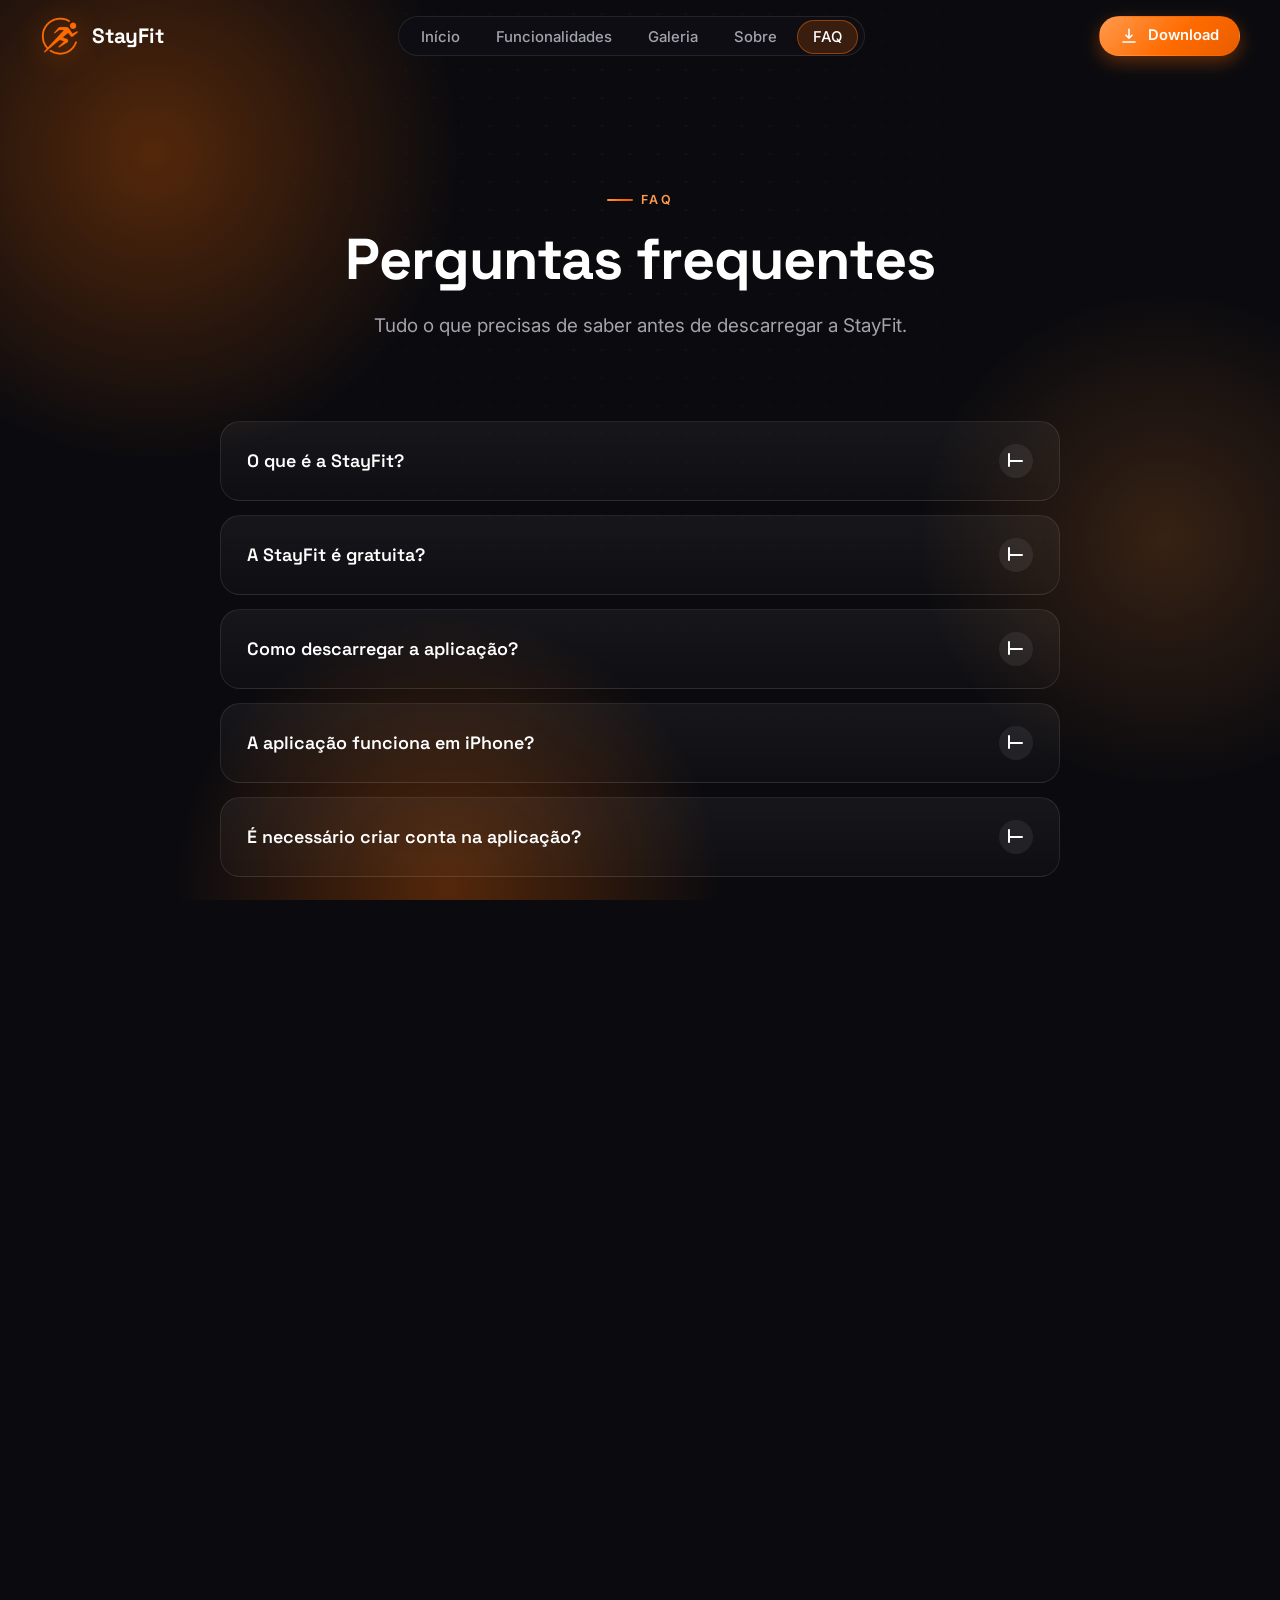
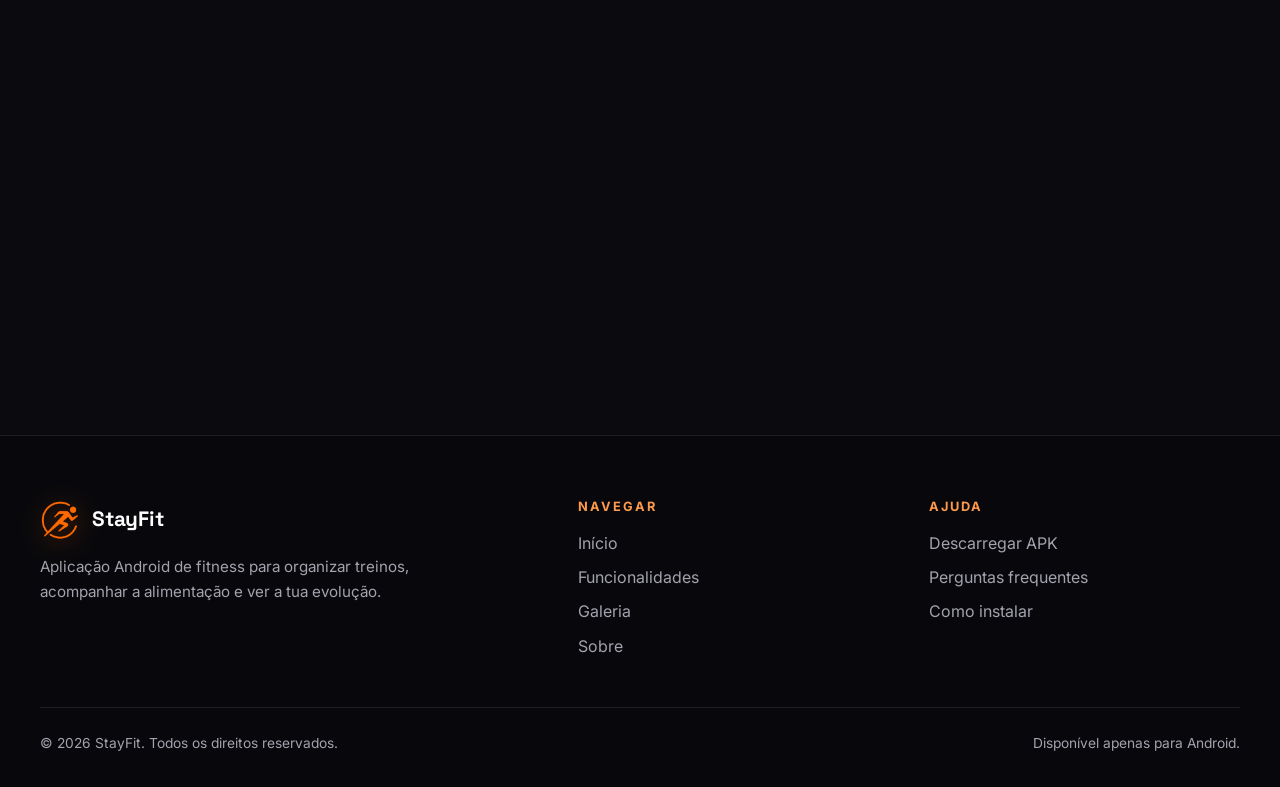
<file: faq.html>
<!DOCTYPE html>
<html lang="pt-PT">
<head>
<meta charset="utf-8">
<meta name="viewport" content="width=device-width, initial-scale=1, viewport-fit=cover">
<title>Perguntas frequentes — StayFit</title>
<meta name="description" content="Respostas às perguntas mais comuns sobre a StayFit: preço, instalação, iPhone, conta, atualizações, conquistas e pontos.">
<meta name="theme-color" content="#0B0B0F">
<meta name="color-scheme" content="dark">
<meta property="og:type" content="website">
<meta property="og:title" content="Perguntas frequentes — StayFit">
<meta property="og:description" content="Respostas às perguntas mais comuns sobre a StayFit: preço, instalação, iPhone, conta, atualizações, conquistas e pontos.">
<meta property="og:locale" content="pt_PT">
<meta name="twitter:card" content="summary">
<link rel="icon" href="assets/icons/favicon.png" type="image/png">
<link rel="apple-touch-icon" href="assets/icons/apple-touch-icon.png">
<link rel="preconnect" href="https://fonts.googleapis.com">
<link rel="preconnect" href="https://fonts.gstatic.com" crossorigin>
<script>(function(d){var c=d.documentElement.classList;c.add("js");try{var m=window.matchMedia;if(m("(pointer:coarse)").matches||m("(max-width:960px)").matches||(navigator.hardwareConcurrency||8)<=4||(navigator.deviceMemory||8)<=4)c.add("lite")}catch(e){}setTimeout(function(){if(d.body)d.body.classList.add("ready")},1200)})(document)</script>
<link rel="stylesheet" href="https://fonts.googleapis.com/css2?family=Inter:wght@400;500;600;700&family=Space+Grotesk:wght@500;600;700&display=swap" media="print" onload="this.media='all'">
<noscript><link rel="stylesheet" href="https://fonts.googleapis.com/css2?family=Inter:wght@400;500;600;700&family=Space+Grotesk:wght@500;600;700&display=swap"></noscript>
<link rel="stylesheet" href="css/style.css">
<link rel="stylesheet" href="css/animations.css">
<link rel="stylesheet" href="css/components.css">
<link rel="stylesheet" href="css/responsive.css">
</head>
<body data-page="faq.html">
<a class="skip-link" href="#conteudo">Saltar para o conteúdo</a>
<svg width="0" height="0" style="position:absolute" aria-hidden="true" focusable="false"><defs><filter id="gooey-filter"><feColorMatrix in="SourceGraphic" type="matrix" values="1 0 0 0 0  0 1 0 0 0  0 0 1 0 0  0 0 0 255 -140"/></filter></defs></svg>
<div class="bg-fx" aria-hidden="true"><div class="blob b1"></div><div class="blob b2"></div><div class="blob b3"></div><div class="grid"></div><canvas id="particles"></canvas></div>
<header class="site-header">
  <div class="container nav">
    <a class="brand" href="index.html" aria-label="StayFit — página inicial"><span style="display:inline-block;width:40px;height:40px;flex:none"><img src="assets/images/logo-mark.png" alt="Logótipo StayFit" width="256" height="256" decoding="async" style="width:100%;height:100%;object-fit:contain"></span><span>StayFit</span></a>
    <nav aria-label="Principal">
      <ul class="nav-links" id="nav-menu">
        <li><a href="index.html">Início</a></li>
        <li><a href="funcionalidades.html">Funcionalidades</a></li>
        <li><a href="galeria.html">Galeria</a></li>
        <li><a href="sobre.html">Sobre</a></li>
        <li><a href="faq.html" aria-current="page">FAQ</a></li>
        <li class="mobile-only"><a href="download.html">Descarregar para Android</a></li>
      </ul>
    </nav>
    <div class="nav-cta">
      <a class="btn btn-primary btn-sm" href="download.html" data-magnetic="0.25"><svg style="width:18px;height:18px;stroke:#fff;fill:none;stroke-width:2.2;stroke-linecap:round;stroke-linejoin:round" viewBox="0 0 24 24" aria-hidden="true"><path d="M12 3v12m0 0l-4-4m4 4l4-4M4 20h16"/></svg>Download</a>
      <button class="nav-toggle" type="button" aria-expanded="false" aria-controls="nav-menu" aria-label="Abrir menu"><span></span><span></span><span></span></button>
    </div>
  </div>
</header>
<main id="conteudo">
<section class="page-hero"><div class="container">
  <span class="eyebrow reveal">FAQ</span>
  <h1 data-split>Perguntas frequentes</h1>
  <p class="lead" data-blur>Tudo o que precisas de saber antes de descarregar a StayFit.</p>
</div></section>

<section class="section" style="padding-top:20px"><div class="container">
  <div class="accordion">
    <div class="faq-item reveal" id="o-que-e" style="--d:0ms">
      <h3><button class="faq-q" type="button" aria-expanded="false" aria-controls="a-o-que-e"><span>O que é a StayFit?</span><span class="plus" aria-hidden="true"></span></button></h3>
      <div class="faq-a" id="a-o-que-e" role="region"><div><p>A StayFit é uma aplicação Android de fitness que ajuda a organizar os treinos, acompanhar a alimentação, estabelecer objetivos e visualizar a evolução.</p></div></div>
    </div>
    <div class="faq-item reveal" id="gratuita" style="--d:50ms">
      <h3><button class="faq-q" type="button" aria-expanded="false" aria-controls="a-gratuita"><span>A StayFit é gratuita?</span><span class="plus" aria-hidden="true"></span></button></h3>
      <div class="faq-a" id="a-gratuita" role="region"><div><p data-config="texts.free"></p></div></div>
    </div>
    <div class="faq-item reveal" id="descarregar" style="--d:100ms">
      <h3><button class="faq-q" type="button" aria-expanded="false" aria-controls="a-descarregar"><span>Como descarregar a aplicação?</span><span class="plus" aria-hidden="true"></span></button></h3>
      <div class="faq-a" id="a-descarregar" role="region"><div><p>Na página de <a href="download.html" style="color:var(--orange-2);text-decoration:underline">Download</a>, toca em «Descarregar APK». Depois segue as instruções de instalação, que explicam como permitir a instalação de apps de fontes desconhecidas.</p></div></div>
    </div>
    <div class="faq-item reveal" id="iphone" style="--d:150ms">
      <h3><button class="faq-q" type="button" aria-expanded="false" aria-controls="a-iphone"><span>A aplicação funciona em iPhone?</span><span class="plus" aria-hidden="true"></span></button></h3>
      <div class="faq-a" id="a-iphone" role="region"><div><p>Não. A StayFit é uma aplicação Android distribuída em ficheiro APK e não pode ser instalada em iPhone. Este website, esse sim, funciona em qualquer dispositivo.</p></div></div>
    </div>
    <div class="faq-item reveal" id="conta" style="--d:200ms">
      <h3><button class="faq-q" type="button" aria-expanded="false" aria-controls="a-conta"><span>É necessário criar conta na aplicação?</span><span class="plus" aria-hidden="true"></span></button></h3>
      <div class="faq-a" id="a-conta" role="region"><div><p data-config="texts.account"></p></div></div>
    </div>
    <div class="faq-item reveal" id="atualizar" style="--d:250ms">
      <h3><button class="faq-q" type="button" aria-expanded="false" aria-controls="a-atualizar"><span>Como atualizar a StayFit?</span><span class="plus" aria-hidden="true"></span></button></h3>
      <div class="faq-a" id="a-atualizar" role="region"><div><p>Descarrega a versão mais recente do APK na página de Download e instala-a por cima da atual. </p></div></div>
    </div>
    <div class="faq-item reveal" id="conquistas" style="--d:300ms">
      <h3><button class="faq-q" type="button" aria-expanded="false" aria-controls="a-conquistas"><span>Como funciona o sistema de conquistas?</span><span class="plus" aria-hidden="true"></span></button></h3>
      <div class="faq-a" id="a-conquistas" role="region"><div><p>Ao completar desafios e manter a consistência desbloqueias medalhas. Os detalhes exatos das conquistas e dos pontos podem ser consultados na aplicação.</p></div></div>
    </div>
    <div class="faq-item reveal" id="pontos" style="--d:350ms">
      <h3><button class="faq-q" type="button" aria-expanded="false" aria-controls="a-pontos"><span>Como funcionam os pontos?</span><span class="plus" aria-hidden="true"></span></button></h3>
      <div class="faq-a" id="a-pontos" role="region"><div><p data-config="texts.points"></p></div></div>
    </div>
  </div>
  <p class="note reveal">Não encontras a resposta? Consulta a página de <a href="download.html" style="color:var(--orange-2);text-decoration:underline">download</a> ou a página <a href="sobre.html" style="color:var(--orange-2);text-decoration:underline">sobre</a>.</p>
</div></section>
<section class="section"><div class="container"><div class="cta reveal zoom">
  <h2>Pronto para começar?</h2><p>Descarrega a StayFit para Android e começa a organizar o teu treino hoje.</p>
  <div class="btn-row"><a class="btn btn-primary btn-lg" href="download.html" data-magnetic="0.3"><svg style="width:24px;height:24px;stroke:#fff;fill:none;stroke-width:2;stroke-linecap:round;stroke-linejoin:round" viewBox="0 0 24 24" aria-hidden="true"><path d="M5 17a7 7 0 0114 0H5z"/><path d="M8 6l1.500 2.500M16 6l-1.500 2.500"/><circle cx="9.500" cy="13" r=".6"/><circle cx="14.500" cy="13" r=".6"/></svg>Descarregar para Android</a></div>
</div></div></section>
</main>
<footer class="site-footer">
  <div class="container">
    <div class="footer-grid">
      <div>
        <a class="brand" href="index.html"><span style="display:inline-block;width:40px;height:40px;flex:none"><img src="assets/images/logo-mark.png" alt="Logótipo StayFit" width="256" height="256" decoding="async" style="width:100%;height:100%;object-fit:contain"></span><span>StayFit</span></a>
        <p>Aplicação Android de fitness para organizar treinos, acompanhar a alimentação e ver a tua evolução.</p>
      </div>
      <div><h4>Navegar</h4><ul>
        <li><a href="index.html">Início</a></li><li><a href="funcionalidades.html">Funcionalidades</a></li><li><a href="galeria.html">Galeria</a></li><li><a href="sobre.html">Sobre</a></li></ul></div>
      <div><h4>Ajuda</h4><ul>
        <li><a href="download.html">Descarregar APK</a></li><li><a href="faq.html">Perguntas frequentes</a></li><li><a href="download.html#instalacao">Como instalar</a></li></ul></div>
    </div>
    <div class="footer-bottom"><span>© <span data-year>2026</span> StayFit. Todos os direitos reservados.</span><span>Disponível apenas para Android.</span></div>
  </div>
</footer>
<script src="js/config.js"></script>
<script src="js/mockups.js"></script>
<script src="js/navigation.js"></script>
<script src="js/animations.js"></script>
<script src="js/main.js"></script>
</body>
</html>
</file>
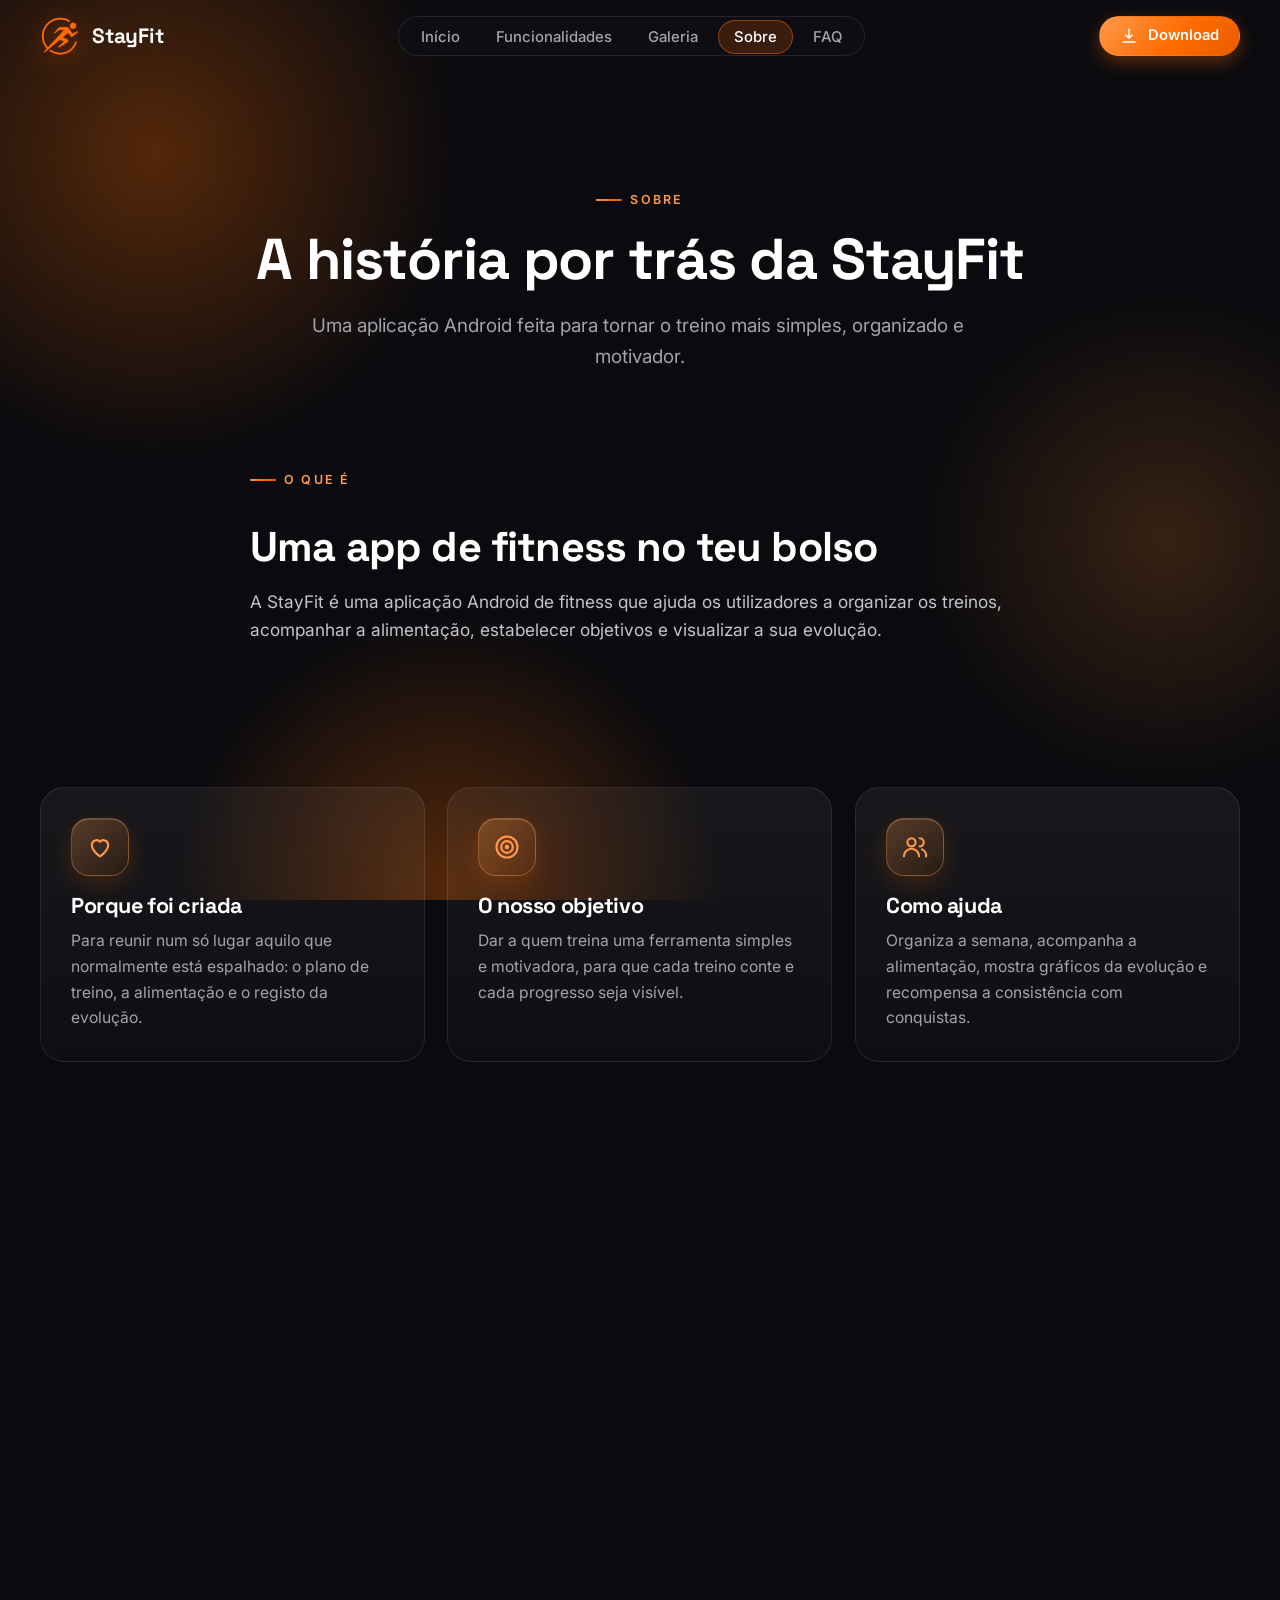
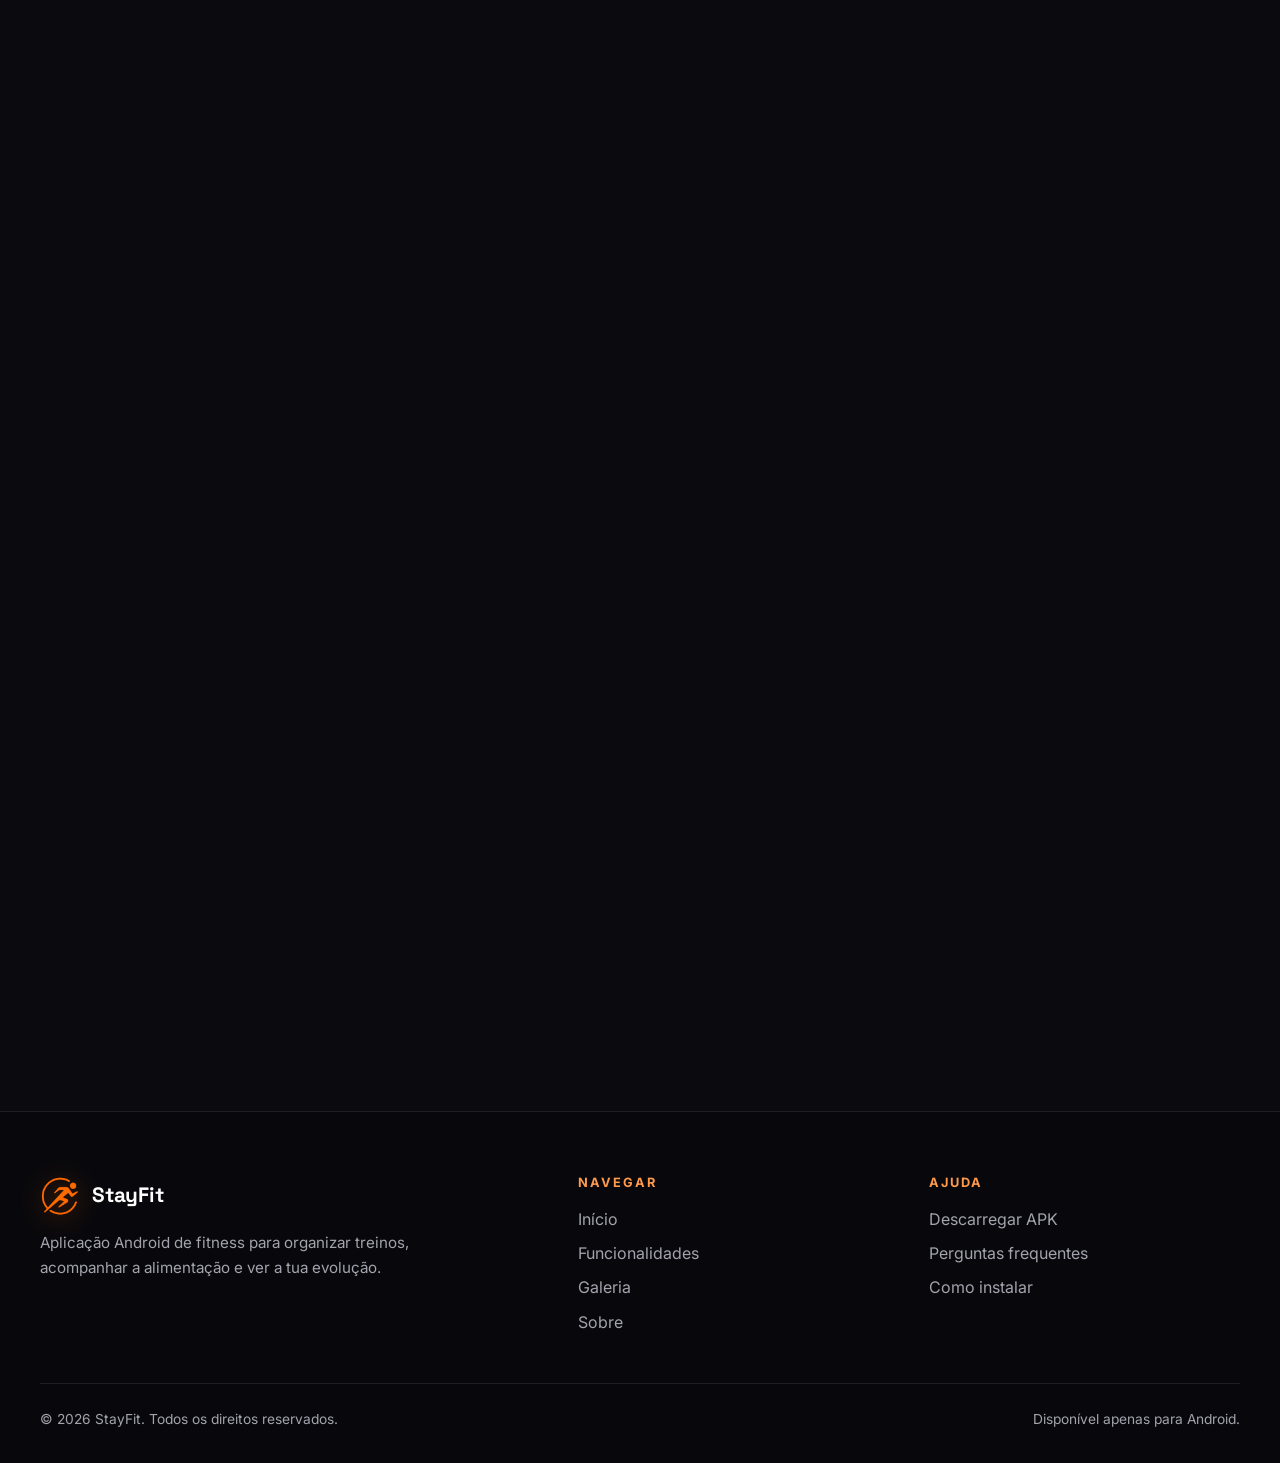
<file: sobre.html>
<!DOCTYPE html>
<html lang="pt-PT">
<head>
<meta charset="utf-8">
<meta name="viewport" content="width=device-width, initial-scale=1, viewport-fit=cover">
<title>Sobre — StayFit</title>
<meta name="description" content="Conhece a StayFit: o que é, porque foi criada, o seu objetivo e as tecnologias usadas no desenvolvimento da aplicação Android.">
<meta name="theme-color" content="#0B0B0F">
<meta name="color-scheme" content="dark">
<meta property="og:type" content="website">
<meta property="og:title" content="Sobre — StayFit">
<meta property="og:description" content="Conhece a StayFit: o que é, porque foi criada, o seu objetivo e as tecnologias usadas no desenvolvimento da aplicação Android.">
<meta property="og:locale" content="pt_PT">
<meta name="twitter:card" content="summary">
<link rel="icon" href="assets/icons/favicon.png" type="image/png">
<link rel="apple-touch-icon" href="assets/icons/apple-touch-icon.png">
<link rel="preconnect" href="https://fonts.googleapis.com">
<link rel="preconnect" href="https://fonts.gstatic.com" crossorigin>
<script>(function(d){var c=d.documentElement.classList;c.add("js");try{var m=window.matchMedia;if(m("(pointer:coarse)").matches||m("(max-width:960px)").matches||(navigator.hardwareConcurrency||8)<=4||(navigator.deviceMemory||8)<=4)c.add("lite")}catch(e){}setTimeout(function(){if(d.body)d.body.classList.add("ready")},1200)})(document)</script>
<link rel="stylesheet" href="https://fonts.googleapis.com/css2?family=Inter:wght@400;500;600;700&family=Space+Grotesk:wght@500;600;700&display=swap" media="print" onload="this.media='all'">
<noscript><link rel="stylesheet" href="https://fonts.googleapis.com/css2?family=Inter:wght@400;500;600;700&family=Space+Grotesk:wght@500;600;700&display=swap"></noscript>
<link rel="stylesheet" href="css/style.css">
<link rel="stylesheet" href="css/animations.css">
<link rel="stylesheet" href="css/components.css">
<link rel="stylesheet" href="css/responsive.css">
</head>
<body data-page="sobre.html">
<a class="skip-link" href="#conteudo">Saltar para o conteúdo</a>
<svg width="0" height="0" style="position:absolute" aria-hidden="true" focusable="false"><defs><filter id="gooey-filter"><feColorMatrix in="SourceGraphic" type="matrix" values="1 0 0 0 0  0 1 0 0 0  0 0 1 0 0  0 0 0 255 -140"/></filter></defs></svg>
<div class="bg-fx" aria-hidden="true"><div class="blob b1"></div><div class="blob b2"></div><div class="blob b3"></div><div class="grid"></div><canvas id="particles"></canvas></div>
<header class="site-header">
  <div class="container nav">
    <a class="brand" href="index.html" aria-label="StayFit — página inicial"><span style="display:inline-block;width:40px;height:40px;flex:none"><img src="assets/images/logo-mark.png" alt="Logótipo StayFit" width="256" height="256" decoding="async" style="width:100%;height:100%;object-fit:contain"></span><span>StayFit</span></a>
    <nav aria-label="Principal">
      <ul class="nav-links" id="nav-menu">
        <li><a href="index.html">Início</a></li>
        <li><a href="funcionalidades.html">Funcionalidades</a></li>
        <li><a href="galeria.html">Galeria</a></li>
        <li><a href="sobre.html" aria-current="page">Sobre</a></li>
        <li><a href="faq.html">FAQ</a></li>
        <li class="mobile-only"><a href="download.html">Descarregar para Android</a></li>
      </ul>
    </nav>
    <div class="nav-cta">
      <a class="btn btn-primary btn-sm" href="download.html" data-magnetic="0.25"><svg style="width:18px;height:18px;stroke:#fff;fill:none;stroke-width:2.2;stroke-linecap:round;stroke-linejoin:round" viewBox="0 0 24 24" aria-hidden="true"><path d="M12 3v12m0 0l-4-4m4 4l4-4M4 20h16"/></svg>Download</a>
      <button class="nav-toggle" type="button" aria-expanded="false" aria-controls="nav-menu" aria-label="Abrir menu"><span></span><span></span><span></span></button>
    </div>
  </div>
</header>
<main id="conteudo">
<section class="page-hero"><div class="container">
  <span class="eyebrow reveal">Sobre</span>
  <h1 data-split>A história por trás da StayFit</h1>
  <p class="lead" data-blur>Uma aplicação Android feita para tornar o treino mais simples, organizado e motivador.</p>
</div></section>

<section class="section" style="padding-top:30px"><div class="container prose-block">
  <div class="reveal"><span class="eyebrow">O que é</span><h2>Uma app de fitness no teu bolso</h2>
  <p>A StayFit é uma aplicação Android de fitness que ajuda os utilizadores a organizar os treinos, acompanhar a alimentação, estabelecer objetivos e visualizar a sua evolução.</p></div>
</div></section>

<section class="section" style="padding-top:0"><div class="container">
  <div class="grid-3">
    <div class="card spot reveal" data-tilt="6"><div class="icon-box"><svg viewBox="0 0 24 24" aria-hidden="true"><path d="M12 20s-7-4.500-7-10a4 4 0 017-2.500A4 4 0 0119 10c0 5.500-7 10-7 10z"/></svg></div><h3>Porque foi criada</h3><p>Para reunir num só lugar aquilo que normalmente está espalhado: o plano de treino, a alimentação e o registo da evolução.</p></div>
    <div class="card spot reveal" style="--d:90ms" data-tilt="6"><div class="icon-box"><svg viewBox="0 0 24 24" aria-hidden="true"><circle cx="12" cy="12" r="9"/><circle cx="12" cy="12" r="5"/><circle cx="12" cy="12" r="1"/></svg></div><h3>O nosso objetivo</h3><p>Dar a quem treina uma ferramenta simples e motivadora, para que cada treino conte e cada progresso seja visível.</p></div>
    <div class="card spot reveal" style="--d:180ms" data-tilt="6"><div class="icon-box"><svg viewBox="0 0 24 24" aria-hidden="true"><circle cx="9" cy="8" r="3.500"/><path d="M2.500 20a6.500 6.500 0 0113 0M16 4.500a3.500 3.500 0 010 7M18 14a6 6 0 013.500 6"/></svg></div><h3>Como ajuda</h3><p>Organiza a semana, acompanha a alimentação, mostra gráficos da evolução e recompensa a consistência com conquistas.</p></div>
  </div>
</div></section>

<section class="section">
  <div class="container">
    <div class="section-head">
      <span class="eyebrow reveal">Tecnologia</span>
      <h2 data-split>Como a app é construída</h2>
      <p class="lead reveal">Tecnologias utilizadas no desenvolvimento da <strong>aplicação Android</strong>.</p>
    </div>
    <div class="grid-4"><div class="card tech-card spot reveal" style="--d:0ms" data-tilt="7"><div class="icon-box"><svg viewBox="0 0 24 24" aria-hidden="true"><path d="M8 8l-5 4 5 4M16 8l5 4-5 4M14 5l-4 14"/></svg></div><h3>Kotlin</h3><span class="tech-tag">Linguagem</span><p style="margin-top:10px">A linguagem em que a aplicação Android é escrita.</p></div><div class="card tech-card spot reveal" style="--d:80ms" data-tilt="7"><div class="icon-box"><svg viewBox="0 0 24 24" aria-hidden="true"><path d="M12 3l9 5-9 5-9-5 9-5z"/><path d="M3 13l9 5 9-5"/></svg></div><h3>Jetpack Compose</h3><span class="tech-tag">Interface</span><p style="margin-top:10px">O kit moderno usado para construir os ecrãs e as animações da app.</p></div><div class="card tech-card spot reveal" style="--d:160ms" data-tilt="7"><div class="icon-box"><svg viewBox="0 0 24 24" aria-hidden="true"><path d="M14.500 6.500a4 4 0 005 5L21 13l-8 8-8-8 5.500-5.500a4 4 0 005 5"/></svg></div><h3>Android Studio</h3><span class="tech-tag">Desenvolvimento</span><p style="margin-top:10px">O ambiente de desenvolvimento onde a aplicação é criada e testada.</p></div><div class="card tech-card spot reveal" style="--d:240ms" data-tilt="7"><div class="icon-box"><svg viewBox="0 0 24 24" aria-hidden="true"><path d="M7 18a4 4 0 010-8 5.500 5.500 0 0110.500 1.500A3.300 3.300 0 0117 18H7z"/></svg></div><h3>Firebase</h3><span class="tech-tag">Conta e sincronização</span><p style="margin-top:10px">Serviços na nuvem usados pela aplicação Android.</p></div></div>
    <p class="note reveal">Este website é independente da aplicação e foi feito apenas com HTML, CSS e JavaScript.</p>
  </div>
</section>
<section class="section"><div class="container"><div class="cta reveal zoom">
  <h2>Pronto para começar?</h2><p>Descarrega a StayFit para Android e começa a organizar o teu treino hoje.</p>
  <div class="btn-row"><a class="btn btn-primary btn-lg" href="download.html" data-magnetic="0.3"><svg style="width:24px;height:24px;stroke:#fff;fill:none;stroke-width:2;stroke-linecap:round;stroke-linejoin:round" viewBox="0 0 24 24" aria-hidden="true"><path d="M5 17a7 7 0 0114 0H5z"/><path d="M8 6l1.500 2.500M16 6l-1.500 2.500"/><circle cx="9.500" cy="13" r=".6"/><circle cx="14.500" cy="13" r=".6"/></svg>Descarregar para Android</a></div>
</div></div></section>
</main>
<footer class="site-footer">
  <div class="container">
    <div class="footer-grid">
      <div>
        <a class="brand" href="index.html"><span style="display:inline-block;width:40px;height:40px;flex:none"><img src="assets/images/logo-mark.png" alt="Logótipo StayFit" width="256" height="256" decoding="async" style="width:100%;height:100%;object-fit:contain"></span><span>StayFit</span></a>
        <p>Aplicação Android de fitness para organizar treinos, acompanhar a alimentação e ver a tua evolução.</p>
      </div>
      <div><h4>Navegar</h4><ul>
        <li><a href="index.html">Início</a></li><li><a href="funcionalidades.html">Funcionalidades</a></li><li><a href="galeria.html">Galeria</a></li><li><a href="sobre.html">Sobre</a></li></ul></div>
      <div><h4>Ajuda</h4><ul>
        <li><a href="download.html">Descarregar APK</a></li><li><a href="faq.html">Perguntas frequentes</a></li><li><a href="download.html#instalacao">Como instalar</a></li></ul></div>
    </div>
    <div class="footer-bottom"><span>© <span data-year>2026</span> StayFit. Todos os direitos reservados.</span><span>Disponível apenas para Android.</span></div>
  </div>
</footer>
<script src="js/config.js"></script>
<script src="js/mockups.js"></script>
<script src="js/navigation.js"></script>
<script src="js/animations.js"></script>
<script src="js/main.js"></script>
</body>
</html>
</file>
<file: css/style.css>
/* ==========================================================================
   StayFit — estilos base: variáveis, reset, tipografia, layout, menu, rodapé
   ========================================================================== */

:root {
  --bg: #0B0B0F;
  --bg-2: #121218;
  --bg-3: #1a1a22;
  --orange: #FF6B00;
  --orange-2: #FF9A4D;
  --amber: #FFB347;
  --white: #FFFFFF;
  --muted: #a3a3ad;
  --line: rgba(255, 255, 255, .09);
  --glass: rgba(22, 22, 30, .55);
  --glass-strong: rgba(14, 14, 20, .78);
  --grad: linear-gradient(135deg, #FF9A4D 0%, #FF6B00 55%, #E85D00 100%);
  --radius: 24px;
  --nav-h: 72px;
  --max: 1200px;
  --font: "Inter", system-ui, -apple-system, "Segoe UI", Roboto, sans-serif;
  --display: "Space Grotesk", "Inter", system-ui, sans-serif;
  --ease: cubic-bezier(.22, 1, .36, 1);
}

*, *::before, *::after { box-sizing: border-box; margin: 0; padding: 0; }

html {
  -webkit-tap-highlight-color: transparent;
  scroll-behavior: smooth;
  scroll-padding-top: 88px;
  -webkit-text-size-adjust: 100%;
}

body {
  background: var(--bg);
  color: var(--white);
  font-family: var(--font);
  font-size: 1rem;
  line-height: 1.65;
  overflow-x: hidden;
  -webkit-font-smoothing: antialiased;
}
.js body { opacity: 0; transition: opacity .45s ease; }
.js body.ready { opacity: 1; }
.js body.leaving { opacity: 0; transition-duration: .2s; }

img, svg, canvas { display: block; max-width: 100%; }
a { color: inherit; text-decoration: none; }
a, button { touch-action: manipulation; }
button { font: inherit; color: inherit; background: none; border: 0; cursor: pointer; }
ul { list-style: none; }
h1, h2, h3, h4 { font-family: var(--display); line-height: 1.1; letter-spacing: -.02em; }
::selection { background: var(--orange); color: #fff; }

:focus-visible { outline: 2px solid var(--orange-2); outline-offset: 3px; border-radius: 8px; }

.skip-link {
  position: fixed; left: 16px; top: -60px; z-index: 1000;
  background: var(--orange); color: #fff; padding: 10px 18px; border-radius: 12px;
  font-weight: 600; transition: top .2s;
}
.skip-link:focus { top: 12px; }

.sr-only {
  position: absolute; width: 1px; height: 1px; overflow: hidden;
  clip: rect(0 0 0 0); white-space: nowrap;
}

/* ---------- Fundo global ---------- */
.bg-fx { position: fixed; inset: 0; z-index: -1; pointer-events: none; overflow: hidden; }
.bg-fx .blob {
  position: absolute; border-radius: 50%; filter: blur(90px); opacity: .32;
  will-change: transform;
}
.bg-fx .b1 { width: 52vw; height: 52vw; left: -14vw; top: -14vw; background: #FF6B00; animation: drift1 26s ease-in-out infinite alternate; }
.bg-fx .b2 { width: 42vw; height: 42vw; right: -12vw; top: 30vh; background: #ff8a2a; opacity: .2; animation: drift2 32s ease-in-out infinite alternate; }
.bg-fx .b3 { width: 46vw; height: 46vw; left: 12vw; bottom: -22vw; background: #d94a00; opacity: .22; animation: drift1 38s ease-in-out infinite alternate-reverse; }
.bg-fx .grid {
  position: absolute; inset: 0; opacity: .5;
  background-image: radial-gradient(rgba(255,255,255,.07) 1px, transparent 1px);
  background-size: 28px 28px;
  -webkit-mask-image: radial-gradient(ellipse at 50% 20%, #000 10%, transparent 70%);
          mask-image: radial-gradient(ellipse at 50% 20%, #000 10%, transparent 70%);
}
#particles { position: absolute; inset: 0; width: 100%; height: 100%; }

/* ---------- Layout ---------- */
.container { width: min(100% - 40px, var(--max)); margin-inline: auto; }
.section { padding: clamp(72px, 10vw, 130px) 0; position: relative; }
.section-head { max-width: 760px; margin: 0 auto clamp(40px, 6vw, 72px); text-align: center; }
.eyebrow {
  display: inline-flex; align-items: center; gap: 8px;
  font-size: .78rem; font-weight: 600; letter-spacing: .18em; text-transform: uppercase;
  color: var(--orange-2); margin-bottom: 18px;
}
.eyebrow::before { content: ""; width: 26px; height: 2px; background: var(--grad); border-radius: 2px; }
.section-head h2, .page-hero h1 { font-size: clamp(2rem, 5vw, 3.6rem); margin-bottom: 18px; }
.lead { color: var(--muted); font-size: clamp(1.02rem, 1.6vw, 1.18rem); max-width: 62ch; }
.section-head .lead { margin-inline: auto; }
.text-grad {
  background: linear-gradient(100deg, #FF9A4D, #FF6B00, #FFB347, #FF6B00);
  background-size: 250% 100%;
  -webkit-background-clip: text; background-clip: text; color: transparent;
  animation: gradMove 6s ease-in-out infinite alternate;
}

/* ---------- Menu ---------- */
.site-header {
  position: fixed; top: 0; left: 0; right: 0; z-index: 100; height: var(--nav-h);
  transition: background .3s, box-shadow .3s, backdrop-filter .3s;
}
.site-header::after {
  content: ""; position: absolute; left: 0; bottom: 0; height: 2px; width: var(--progress, 0%);
  background: var(--grad); box-shadow: 0 0 12px var(--orange);
}
.site-header::before {
  content: ""; position: absolute; inset: 0; z-index: -1; opacity: 0; transition: opacity .3s;
  background: var(--glass-strong);
  -webkit-backdrop-filter: blur(18px) saturate(160%); backdrop-filter: blur(18px) saturate(160%);
  box-shadow: 0 1px 0 var(--line), 0 10px 40px rgba(0,0,0,.35);
}
.site-header.scrolled::before { opacity: 1; }
.nav { height: 100%; display: flex; align-items: center; justify-content: space-between; gap: 20px; }
.brand { display: flex; align-items: center; gap: 12px; font-family: var(--display); font-weight: 700; font-size: 1.3rem; letter-spacing: -.01em; }
.brand img { width: 40px; height: 40px; object-fit: contain; filter: drop-shadow(0 4px 14px rgba(255,107,0,.45)); }
.nav-links { display: flex; align-items: center; gap: 4px; padding: 6px; border-radius: 999px; background: var(--glass); border: 1px solid var(--line); -webkit-backdrop-filter: blur(12px); backdrop-filter: blur(12px); }
.nav-links a {
  position: relative; padding: 8px 16px; border-radius: 999px; font-size: .93rem; font-weight: 500;
  color: var(--muted); transition: color .25s, background .25s;
}
.nav-links a:hover { color: #fff; background: rgba(255,255,255,.06); }
.nav-links a[aria-current="page"] { color: #fff; background: rgba(255,107,0,.18); box-shadow: inset 0 0 0 1px rgba(255,107,0,.45); }
.nav-cta { display: flex; align-items: center; gap: 12px; }
.nav-toggle { display: none; width: 44px; height: 44px; border-radius: 12px; position: relative; background: var(--glass); border: 1px solid var(--line); }
.nav-toggle span { position: absolute; left: 12px; right: 12px; height: 2px; background: #fff; border-radius: 2px; transition: transform .35s var(--ease), opacity .2s, top .35s var(--ease); }
.nav-toggle span:nth-child(1) { top: 15px; }
.nav-toggle span:nth-child(2) { top: 21px; }
.nav-toggle span:nth-child(3) { top: 27px; }
.nav-toggle[aria-expanded="true"] span:nth-child(1) { top: 21px; transform: rotate(45deg); }
.nav-toggle[aria-expanded="true"] span:nth-child(2) { opacity: 0; }
.nav-toggle[aria-expanded="true"] span:nth-child(3) { top: 21px; transform: rotate(-45deg); }

main { padding-top: 0; }
.page-hero { padding: calc(var(--nav-h) + clamp(56px, 9vw, 110px)) 0 clamp(30px, 5vw, 60px); text-align: center; }
.page-hero .lead { margin-inline: auto; }

/* ---------- Rodapé ---------- */
.site-footer { border-top: 1px solid var(--line); background: rgba(8,8,12,.7); padding: 64px 0 32px; margin-top: 40px; }
.footer-grid { display: grid; grid-template-columns: 1.6fr 1fr 1fr; gap: 40px; margin-bottom: 40px; }
.footer-grid p { color: var(--muted); max-width: 40ch; margin-top: 14px; font-size: .95rem; }
.footer-grid h4 { font-size: .8rem; letter-spacing: .16em; text-transform: uppercase; color: var(--orange-2); margin-bottom: 16px; font-family: var(--font); }
.footer-grid li { margin-bottom: 8px; }
.footer-grid li a { color: var(--muted); transition: color .2s; }
.footer-grid li a:hover { color: #fff; }
.footer-bottom { border-top: 1px solid var(--line); padding-top: 24px; color: var(--muted); font-size: .86rem; display: flex; justify-content: space-between; gap: 12px; flex-wrap: wrap; }

.nav-links .mobile-only { display: none; }
</file>
<file: css/animations.css>
/* ==========================================================================
   StayFit — animações (inspiradas nos efeitos do React Bits, em CSS/JS puro)
   ========================================================================== */

@keyframes drift1 { to { transform: translate3d(8vw, 6vh, 0) scale(1.15); } }
@keyframes drift2 { to { transform: translate3d(-10vw, -8vh, 0) scale(1.1); } }
@keyframes gradMove { to { background-position: 100% 0; } }
@keyframes shine { 0% { background-position: 150% 0; } 100% { background-position: -100% 0; } }
@keyframes floaty { 0%, 100% { transform: translateY(0); } 50% { transform: translateY(-14px); } }
@keyframes pulseRing { 0% { transform: scale(.9); opacity: .7; } 100% { transform: scale(1.7); opacity: 0; } }
@keyframes marquee { to { transform: translateX(-50%); } }
@keyframes spin { to { transform: rotate(360deg); } }
@keyframes drawLogo { from { stroke-dashoffset: 120; } to { stroke-dashoffset: 0; } }
@keyframes blink { 50% { opacity: .25; } }

/* ---------- Scroll reveal (entra e sai) ---------- */
.js .reveal {
  opacity: 0; transform: translate3d(0, 40px, 0) scale(.985); filter: blur(6px);
  transition: opacity .8s var(--ease), transform .8s var(--ease), filter .8s var(--ease);
  transition-delay: var(--d, 0ms);
}
.js .reveal.from-left { transform: translate3d(-60px, 0, 0); }
.js .reveal.from-right { transform: translate3d(60px, 0, 0); }
.js .reveal.zoom { transform: scale(.9); }
.js .reveal.in { opacity: 1; transform: none; filter: none; }

/* ---------- Split Text (letras em cascata) ---------- */
.word { display: inline-block; white-space: nowrap; }
.ch { display: inline-block; will-change: transform; }
.js [data-split] .ch {
  opacity: 0; transform: translate3d(0, .7em, 0) rotate(8deg);
  transition: opacity .6s var(--ease), transform .8s var(--ease);
  transition-delay: calc(var(--i) * 32ms);
}
.js [data-split].in .ch { opacity: 1; transform: none; }

/* ---------- Blur Text (palavras que ganham nitidez) ---------- */
.js [data-blur] .bw {
  display: inline-block; opacity: 0; filter: blur(10px); transform: translate3d(0, -14px, 0);
  transition: opacity .7s var(--ease), filter .7s var(--ease), transform .7s var(--ease);
  transition-delay: calc(var(--i) * 70ms);
}
.js [data-blur].in .bw { opacity: 1; filter: blur(0); transform: none; }
[data-blur] .bw { white-space: pre-wrap; }

/* ---------- Text Reveal (máscara) ---------- */
.tr-mask { display: block; overflow: hidden; padding-bottom: .12em; margin-bottom: -.12em; }
.tr-in { display: block; }
.js [data-textreveal] .tr-in { transform: translateY(110%); transition: transform .95s var(--ease); transition-delay: calc(var(--i) * 110ms); }
.js [data-textreveal].in .tr-in { transform: none; }

/* ---------- Shiny Text ---------- */
.shiny {
  background: linear-gradient(110deg, #9a9aa5 38%, #ffffff 50%, #9a9aa5 62%);
  background-size: 250% 100%;
  -webkit-background-clip: text; background-clip: text; color: transparent;
  animation: shine 3.6s linear infinite;
}
.shiny-orange {
  background: linear-gradient(110deg, #FF6B00 38%, #FFE0C2 50%, #FF6B00 62%);
  background-size: 250% 100%;
  -webkit-background-clip: text; background-clip: text; color: transparent;
  animation: shine 3.2s linear infinite;
}
.hero-title .ch {
  background: linear-gradient(110deg, #fff 36%, #FFB27A 48%, #FF6B00 52%, #fff 64%);
  background-size: 260% 100%;
  -webkit-background-clip: text; background-clip: text; color: transparent;
  animation: shine 5s linear infinite;
  animation-delay: calc(var(--i) * -.14s);
}

/* ---------- Gooey Text ---------- */
.gooey { position: relative; height: 1.3em; width: 100%; filter: url(#gooey-filter); font-family: var(--display); font-weight: 700; }
.gooey span { position: absolute; inset: 0; display: flex; align-items: center; justify-content: center; text-align: center; white-space: nowrap; user-select: none; }
.gooey-wrap { font-size: clamp(1.5rem, 4.2vw, 2.6rem); color: var(--orange-2); margin: 6px 0 4px; }
.gooey-wrap.left .gooey span { justify-content: flex-start; }

/* ---------- Spotlight + Tilt ---------- */
.spot { position: relative; isolation: isolate; overflow: hidden; }
.spot::before {
  content: ""; position: absolute; inset: 0; z-index: -1; opacity: 0; transition: opacity .35s;
  background: radial-gradient(420px circle at var(--mx, 50%) var(--my, 50%), rgba(255,107,0,.22), transparent 65%);
}
.spot::after {
  content: ""; position: absolute; inset: 0; z-index: 2; pointer-events: none; border-radius: inherit; padding: 1px; opacity: 0; transition: opacity .35s;
  background: radial-gradient(260px circle at var(--mx, 50%) var(--my, 50%), rgba(255,154,77,.9), transparent 70%);
  -webkit-mask: linear-gradient(#000 0 0) content-box, linear-gradient(#000 0 0); -webkit-mask-composite: xor;
          mask: linear-gradient(#000 0 0) content-box exclude, linear-gradient(#000 0 0);
}
.spot:hover::before, .spot:hover::after { opacity: 1; }
[data-tilt] { transform-style: preserve-3d; transition: transform .25s ease-out; will-change: transform; }
[data-tilt].tilting { transition: none; }

/* ---------- Botões magnéticos ---------- */
[data-magnetic] { transition: transform .35s var(--ease); will-change: transform; }

/* ---------- Telemóvel 3D ---------- */
.stage { perspective: 1500px; }
.phone-float { animation: floaty 6s ease-in-out infinite; }
.logo-pulse { position: relative; display: inline-grid; place-items: center; }
.logo-pulse::before, .logo-pulse::after {
  content: ""; position: absolute; inset: 0; border-radius: 50%; border: 2px solid rgba(255,107,0,.6);
  animation: pulseRing 2.8s ease-out infinite;
}
.logo-pulse::after { animation-delay: 1.4s; }
.hero-logo img { animation: logoIn 1.2s var(--ease) both; }
@keyframes logoIn { from { opacity: 0; transform: scale(.6) rotate(-12deg); } to { opacity: 1; transform: none; } }

/* ---------- Marquee ---------- */
.marquee { overflow: hidden; border-block: 1px solid var(--line); background: rgba(255,255,255,.02); padding: 18px 0; -webkit-mask-image: linear-gradient(90deg, transparent, #000 12%, #000 88%, transparent); mask-image: linear-gradient(90deg, transparent, #000 12%, #000 88%, transparent); }
.marquee-track { display: flex; gap: 48px; width: max-content; animation: marquee 28s linear infinite; }
.marquee span { font-family: var(--display); font-size: clamp(1.2rem, 2.6vw, 1.9rem); font-weight: 600; color: rgba(255,255,255,.55); white-space: nowrap; display: inline-flex; align-items: center; gap: 48px; }
.marquee span::after { content: "✦"; color: var(--orange); font-size: .7em; }

/* ---------- Movimento reduzido ---------- */
@media (prefers-reduced-motion: reduce) {
  html { scroll-behavior: auto; }
  *, *::before, *::after { animation-duration: .001ms !important; animation-iteration-count: 1 !important; transition-duration: .001ms !important; transition-delay: 0ms !important; }
  .js .reveal, .js [data-split] .ch, .js [data-blur] .bw, .js [data-textreveal] .tr-in { opacity: 1 !important; transform: none !important; filter: none !important; }
  .marquee-track { animation: none; }
  .js body { opacity: 1 !important; }
}
</file>
<file: css/components.css>
/* ==========================================================================
   StayFit — componentes: botões, cartões, telemóvel, mockups, carrossel, FAQ…
   ========================================================================== */

/* ---------- Botões ---------- */
.btn {
  position: relative; display: inline-flex; align-items: center; justify-content: center; gap: 10px;
  padding: 14px 28px; border-radius: 999px; font-weight: 600; font-size: 1rem; line-height: 1.2;
  border: 1px solid transparent; cursor: pointer; overflow: hidden; isolation: isolate;
  transition: box-shadow .3s, background .3s, border-color .3s, transform .35s var(--ease);
}
.btn svg { width: 20px; height: 20px; flex: none; }
.btn-primary { background: var(--grad); color: #fff; box-shadow: 0 10px 34px rgba(255,107,0,.4), inset 0 1px 0 rgba(255,255,255,.35); }
.btn-primary::before {
  content: ""; position: absolute; inset: 0; z-index: -1; transform: translateX(-120%) skewX(-20deg);
  background: linear-gradient(90deg, transparent, rgba(255,255,255,.45), transparent); transition: transform .8s var(--ease);
}
.btn-primary:hover { box-shadow: 0 14px 44px rgba(255,107,0,.6), inset 0 1px 0 rgba(255,255,255,.4); }
.btn-primary:hover::before { transform: translateX(120%) skewX(-20deg); }
.btn-ghost { background: var(--glass); border-color: var(--line); color: #fff; -webkit-backdrop-filter: blur(10px); backdrop-filter: blur(10px); }
.btn-ghost:hover { border-color: rgba(255,154,77,.7); background: rgba(255,107,0,.1); }
.btn-lg { padding: 20px 44px; font-size: 1.15rem; }
.btn-sm { padding: 10px 20px; font-size: .92rem; }
.btn[aria-disabled="true"] { opacity: .5; cursor: not-allowed; filter: grayscale(.5); box-shadow: none; }
.btn-row { display: flex; flex-wrap: wrap; gap: 14px; }

/* ---------- Cartões ---------- */
.card {
  background: linear-gradient(180deg, rgba(255,255,255,.055), rgba(255,255,255,.02));
  border: 1px solid var(--line); border-radius: var(--radius); padding: 30px;
  -webkit-backdrop-filter: blur(14px); backdrop-filter: blur(14px);
  transition: border-color .3s, box-shadow .3s;
}
.card:hover { border-color: rgba(255,154,77,.4); box-shadow: 0 20px 60px rgba(0,0,0,.45); }
.card h3 { font-size: 1.35rem; margin: 18px 0 10px; }
.card p { color: var(--muted); font-size: .98rem; }
.card .more { display: inline-flex; gap: 6px; margin-top: 18px; color: var(--orange-2); font-weight: 600; font-size: .92rem; }
.card .more::after { content: "→"; transition: transform .3s var(--ease); }
.card:hover .more::after { transform: translateX(5px); }
a.card { display: block; }
.grid-3 { display: grid; grid-template-columns: repeat(3, 1fr); gap: 22px; }
.grid-2 { display: grid; grid-template-columns: repeat(2, 1fr); gap: 22px; }
.grid-4 { display: grid; grid-template-columns: repeat(4, 1fr); gap: 22px; }

.icon-box {
  width: 58px; height: 58px; border-radius: 18px; display: grid; place-items: center;
  background: linear-gradient(135deg, rgba(255,154,77,.28), rgba(255,107,0,.08));
  border: 1px solid rgba(255,154,77,.35); box-shadow: 0 8px 24px rgba(255,107,0,.18), inset 0 1px 0 rgba(255,255,255,.15);
}
.icon-box svg { width: 28px; height: 28px; stroke: var(--orange-2); fill: none; stroke-width: 1.8; stroke-linecap: round; stroke-linejoin: round; }

.glass { background: var(--glass); border: 1px solid var(--line); border-radius: var(--radius); -webkit-backdrop-filter: blur(16px); backdrop-filter: blur(16px); }
.chip { display: inline-flex; align-items: center; gap: 6px; padding: 7px 14px; border-radius: 999px; font-size: .82rem; font-weight: 500; background: rgba(255,107,0,.12); border: 1px solid rgba(255,107,0,.3); color: #ffd2b0; }
.chips { display: flex; flex-wrap: wrap; gap: 8px; margin-top: 18px; }

/* ---------- Números ---------- */
.stat { text-align: center; padding: 34px 20px; }
.stat b { display: block; font-family: var(--display); font-size: clamp(2.6rem, 6vw, 4.2rem); line-height: 1; letter-spacing: -.03em; }
.stat span { color: var(--muted); font-size: .95rem; margin-top: 8px; display: block; }
.note { color: var(--muted); font-size: .85rem; text-align: center; margin-top: 20px; }

/* ---------- Hero ---------- */
.hero { position: relative; min-height: 100svh; display: flex; align-items: center; padding: calc(var(--nav-h) + 24px) 0 56px; }
.hero-grid { display: grid; grid-template-columns: 1.08fr .92fr; gap: 40px; align-items: center; }
.hero-logo { width: 96px; height: 96px; margin-bottom: 22px; }
.hero-logo img { width: 100%; height: 100%; object-fit: contain; filter: drop-shadow(0 10px 30px rgba(255,107,0,.55)); }
.hero-title { font-size: clamp(3.6rem, 12.5vw, 9rem); font-weight: 700; letter-spacing: -.05em; line-height: .92; }
.hero-sub { font-size: clamp(1.1rem, 2vw, 1.4rem); color: #d4d4dc; margin: 14px 0 32px; max-width: 34ch; }
.hero-meta { display: flex; gap: 22px; margin-top: 30px; color: var(--muted); font-size: .88rem; flex-wrap: wrap; }
.hero-meta span { display: inline-flex; align-items: center; gap: 8px; }
.hero-meta svg { width: 18px; height: 18px; stroke: var(--orange-2); fill: none; stroke-width: 2; }
.hero-stage { position: relative; display: grid; place-items: center; min-height: 560px; }
.hero-stage::before { content: ""; position: absolute; width: 78%; aspect-ratio: 1; border-radius: 50%; background: radial-gradient(circle, rgba(255,107,0,.55), transparent 66%); filter: blur(30px); }
.float-chip {
  position: absolute; z-index: 3; display: flex; align-items: center; gap: 10px; padding: 12px 16px; border-radius: 18px; font-size: .85rem; font-weight: 600;
  background: var(--glass-strong); border: 1px solid var(--line); -webkit-backdrop-filter: blur(14px); backdrop-filter: blur(14px); box-shadow: 0 16px 40px rgba(0,0,0,.45);
}
.float-chip i { font-style: normal; font-size: 1.3rem; }
.float-chip small { display: block; color: var(--muted); font-weight: 400; font-size: .72rem; }
.fc1 { top: 12%; left: -2%; }
.fc2 { bottom: 20%; left: -8%; }
.fc3 { top: 30%; right: -4%; }

.scroll-cue { position: absolute; bottom: 20px; left: 50%; translate: -50% 0; width: 26px; height: 44px; border-radius: 14px; border: 2px solid rgba(255,255,255,.3); }
.scroll-cue::after { content: ""; position: absolute; left: 50%; top: 8px; width: 4px; height: 8px; margin-left: -2px; border-radius: 2px; background: var(--orange); animation: floaty 1.6s ease-in-out infinite; }

/* ---------- Telemóvel ---------- */
.phone { --pw: 280px; width: var(--pw); position: relative; transform-style: preserve-3d; }
.phone-frame {
  position: relative; width: 100%; aspect-ratio: 9 / 19.2; border-radius: 13% / 6.2%; padding: 3.2%;
  background: linear-gradient(145deg, #3a3a44, #121216 40%, #2a2a32);
  box-shadow: 0 0 0 1.5px #4a4a56, 0 40px 90px rgba(0,0,0,.65), 0 0 80px rgba(255,107,0,.18), inset 0 0 0 2px #000;
}
.phone-frame::before { content: ""; position: absolute; right: -3px; top: 22%; width: 3px; height: 11%; border-radius: 2px; background: #3a3a44; }
.phone-screen { container-type: inline-size; position: relative; width: 100%; height: 100%; border-radius: 10.5% / 5%; overflow: hidden; background: #0A0A0A; }
.phone-notch { position: absolute; z-index: 5; top: 2.6%; left: 50%; translate: -50% 0; width: 5.2%; aspect-ratio: 1; border-radius: 50%; background: #000; box-shadow: 0 0 0 2px #0d0d10; }
.phone-glare { position: absolute; inset: 0; z-index: 6; pointer-events: none; border-radius: inherit; background: linear-gradient(115deg, rgba(255,255,255,.14), transparent 32%); }
.phone-screen img.shot { position: absolute; inset: 0; width: 100%; height: 100%; object-fit: cover; z-index: 4; }
.phone.sm { --pw: 240px; }
.phone.lg { --pw: 310px; }
.screen-tag {
  position: absolute; z-index: 7; left: 50%; bottom: 11%; translate: -50% 0; font-size: 3.2cqw; padding: 1.2cqw 3cqw; border-radius: 99px;
  background: rgba(0,0,0,.6); border: 1px solid rgba(255,255,255,.2); color: #ddd; letter-spacing: .06em; text-transform: uppercase; white-space: nowrap; pointer-events: none;
}

/* ---------- Ecrãs desenhados (mockups ilustrativos) ---------- */
.ms { position: absolute; inset: 0; display: flex; flex-direction: column; gap: 3cqw; padding: 11cqw 5cqw 0; color: #f2f2f2; font-family: var(--font); font-size: 3.6cqw; line-height: 1.35; background: #0A0A0A; overflow: hidden; }
.ms::before { content: ""; position: absolute; right: -20cqw; top: -20cqw; width: 70cqw; height: 70cqw; border-radius: 50%; background: radial-gradient(circle, rgba(255,107,0,.22), transparent 65%); pointer-events: none; }
.ms > * { position: relative; }
.ms-sb { position: absolute !important; top: 3cqw; left: 6cqw; right: 6cqw; display: flex; justify-content: space-between; font-size: 3cqw; color: #bbb; z-index: 2; }
.ms-top { display: flex; justify-content: space-between; align-items: center; }
.ms-top small { display: block; color: #a3a3a3; font-size: 3cqw; }
.ms-top b { font-size: 5.2cqw; font-family: var(--display); }
.ms-av { width: 9cqw; height: 9cqw; border-radius: 50%; display: grid; place-items: center; font-weight: 700; background: linear-gradient(135deg, #FB923C, #EA6A00); color: #fff; font-size: 4cqw; }
.ms-h { font-family: var(--display); font-size: 5.6cqw; font-weight: 700; }
.ms-hero { border-radius: 6cqw; padding: 5cqw; background: linear-gradient(135deg, #F97316, #EA6A00); overflow: hidden; }
.ms-hero::after { content: ""; position: absolute; right: -9cqw; top: -11cqw; width: 30cqw; height: 30cqw; border-radius: 50%; background: rgba(255,255,255,.17); }
.ms-hero small { letter-spacing: .14em; color: #FFEDD8; font-size: 2.7cqw; }
.ms-hero strong { display: block; font-size: 10cqw; line-height: 1.05; font-family: var(--display); }
.ms-hero span { color: #FFEDD8; font-size: 3.1cqw; }
.ms-ring { position: absolute; right: 5cqw; top: 6cqw; width: 18cqw; height: 18cqw; border-radius: 50%; display: grid; place-items: center; z-index: 1; font-weight: 700; font-size: 4cqw; background: conic-gradient(#fff var(--p, 64%), rgba(255,255,255,.25) 0); }
.ms-ring::before { content: ""; position: absolute; inset: 2cqw; border-radius: 50%; background: #F2701A; }
.ms-ring em { position: relative; font-style: normal; }
.ms-pills { display: flex; gap: 1.6cqw; margin-top: 3cqw; flex-wrap: wrap; }
.ms-pill { padding: 1.2cqw 2.6cqw; border-radius: 99px; background: rgba(0,0,0,.2); font-size: 2.7cqw; }
.ms-g2 { display: grid; grid-template-columns: 1fr 1fr; gap: 2.6cqw; }
.ms-g3 { display: grid; grid-template-columns: repeat(3, 1fr); gap: 2.4cqw; }
.ms-card { background: #141414; border: 1px solid #262626; border-radius: 5cqw; padding: 3.4cqw; }
.ms-card b { display: block; font-size: 4.6cqw; font-family: var(--display); }
.ms-card small { color: #a3a3a3; font-size: 2.6cqw; letter-spacing: .06em; text-transform: uppercase; }
.ms-or { background: linear-gradient(135deg, rgba(249,115,22,.22), rgba(249,115,22,.06)); border-color: rgba(249,115,22,.45); }
.ms-row { display: flex; align-items: center; justify-content: space-between; gap: 2cqw; }
.ms-row + .ms-row { margin-top: 2cqw; }
.ms-row span:last-child { color: #a3a3a3; }
.ms-bar { height: 1.6cqw; border-radius: 9px; background: rgba(255,255,255,.1); overflow: hidden; margin-top: 1.8cqw; }
.ms-bar i { display: block; height: 100%; border-radius: inherit; background: linear-gradient(90deg, #FB923C, #F97316); width: var(--w, 50%); }
.ms-btn { text-align: center; padding: 3.2cqw; border-radius: 99px; font-weight: 600; background: linear-gradient(135deg, #F97316, #EA6A00); color: #fff; }
.ms-btn.ghost { background: transparent; border: 1px solid #3a3a3a; color: #ddd; }
.ms-chips { display: flex; gap: 1.8cqw; }
.ms-chip { padding: 1.5cqw 3cqw; border-radius: 99px; border: 1px solid #333; font-size: 2.9cqw; color: #aaa; }
.ms-chip.on { background: rgba(249,115,22,.2); border-color: #F97316; color: #ffd2b0; }
.ms-ico { width: 9cqw; height: 9cqw; border-radius: 3cqw; display: grid; place-items: center; background: rgba(249,115,22,.16); font-size: 4.6cqw; flex: none; }
.ms-nav { position: absolute !important; left: 6cqw; right: 6cqw; bottom: 4cqw; height: 13cqw; border-radius: 99px; display: flex; justify-content: space-around; align-items: center; background: #111; border: 1px solid #333; box-shadow: 0 2cqw 6cqw rgba(0,0,0,.6); z-index: 3; }
.ms-nav b { font-size: 4.6cqw; opacity: .55; font-weight: 400; filter: grayscale(1); }
.ms-nav b.on { opacity: 1; filter: none; }
.ms-chart { width: 100%; height: 30cqw; }
.ms-big { font-size: 11cqw; font-weight: 800; line-height: 1; font-family: var(--display); }
.ms-big small { font-size: 4cqw; color: #a3a3a3; font-weight: 400; text-transform: none; letter-spacing: 0; }
.ms-delta { display: inline-block; padding: 1.2cqw 2.6cqw; border-radius: 99px; background: rgba(46,158,91,.18); color: #4ade80; font-size: 3cqw; font-weight: 700; }
.ms-hero2 { border-radius: 6cqw; padding: 4.6cqw; background: linear-gradient(135deg, rgba(249,115,22,.22), transparent), #141414; border: 2px solid #F97316; box-shadow: 0 0 6cqw rgba(249,115,22,.35); }
.ms-seg { display: flex; border-radius: 99px; background: #1c1c1c; padding: 1cqw; }
.ms-seg b { flex: 1; text-align: center; padding: 2.4cqw 0; border-radius: 99px; color: #999; font-size: 3cqw; font-weight: 600; }
.ms-seg b.on { background: linear-gradient(135deg, #F97316, #EA6A00); color: #fff; }
.ms-slider { height: 1.4cqw; border-radius: 9px; background: rgba(249,115,22,.22); position: relative; margin: 3.6cqw 1cqw; }
.ms-slider i { position: absolute; left: 0; top: 0; bottom: 0; width: 50%; background: #F97316; border-radius: inherit; }
.ms-slider i::after { content: ""; position: absolute; right: -2.4cqw; top: -2cqw; width: 5.4cqw; height: 5.4cqw; border-radius: 50%; background: #F97316; box-shadow: 0 0 3cqw rgba(249,115,22,.7); }
.ms-sw { width: 10cqw; height: 5.6cqw; border-radius: 99px; background: #333; position: relative; flex: none; }
.ms-sw.on { background: #F97316; }
.ms-sw::after { content: ""; position: absolute; top: .7cqw; left: .7cqw; width: 4.2cqw; height: 4.2cqw; border-radius: 50%; background: #fff; }
.ms-sw.on::after { left: 5.1cqw; }
.ms-heat { display: grid; grid-template-columns: repeat(14, 1fr); gap: 1cqw; }
.ms-heat i { aspect-ratio: 1; border-radius: .8cqw; background: rgba(255,255,255,.08); }
.ms-heat i.a { background: rgba(249,115,22,.45); }
.ms-heat i.b { background: rgba(249,115,22,.75); }
.ms-heat i.c { background: #F97316; }
.ms-badge { text-align: center; padding: 2.6cqw 1.2cqw; }
.ms-badge .em { width: 13cqw; height: 13cqw; border-radius: 50%; margin: 0 auto 1.6cqw; display: grid; place-items: center; font-size: 6.6cqw; background: linear-gradient(135deg, rgba(249,115,22,.3), rgba(249,115,22,.1)); }
.ms-badge.lock { opacity: .65; }
.ms-badge.lock .em { filter: grayscale(1); background: rgba(255,255,255,.08); }
.ms-badge b { font-size: 3cqw; display: block; line-height: 1.2; }
.ms-badge small { font-size: 2.5cqw; letter-spacing: 0; text-transform: none; color: #F97316; }
.ms-theme { height: 22cqw; border-radius: 4cqw; position: relative; overflow: hidden; display: flex; align-items: flex-end; padding: 2.6cqw; font-weight: 600; font-size: 3cqw; }
.ms-theme em { position: absolute; top: 2cqw; right: 2.4cqw; font-style: normal; font-size: 2.6cqw; padding: .8cqw 2cqw; border-radius: 99px; background: rgba(0,0,0,.45); }

/* ---------- Secções de funcionalidades (alternadas) ---------- */
.feature-row { display: grid; grid-template-columns: 1fr 1fr; gap: clamp(30px, 6vw, 90px); align-items: center; padding: clamp(40px, 6vw, 80px) 0; }
.feature-row.flip .feature-visual { order: 2; }
.feature-visual { display: grid; place-items: center; position: relative; min-height: 460px; }
.feature-visual::before { content: ""; position: absolute; width: 70%; aspect-ratio: 1; border-radius: 50%; background: radial-gradient(circle, rgba(255,107,0,.35), transparent 65%); filter: blur(30px); }
.feature-text h2 { font-size: clamp(1.9rem, 4vw, 3rem); margin: 18px 0 16px; }
.feature-text p { color: var(--muted); font-size: 1.05rem; }
.feature-list { margin-top: 22px; display: grid; gap: 12px; }
.feature-list li { display: flex; gap: 12px; align-items: flex-start; color: #d9d9e0; }
.feature-list li::before { content: ""; flex: none; width: 22px; height: 22px; margin-top: 2px; border-radius: 50%; background: var(--grad) center/12px no-repeat url("data:image/svg+xml;utf8,<svg xmlns='http://www.w3.org/2000/svg' viewBox='0 0 24 24' fill='none' stroke='white' stroke-width='3.5' stroke-linecap='round' stroke-linejoin='round'><path d='M5 12l5 5L20 7'/></svg>"); }
.feature-num { font-family: var(--display); font-size: .9rem; color: var(--orange-2); letter-spacing: .2em; }

/* ---------- Carrossel (galeria) ---------- */
.carousel { position: relative; padding: 20px 0 10px; }
.car-stage { position: relative; height: clamp(520px, 62vw, 640px); perspective: 1600px; overflow: hidden; touch-action: pan-y; }
.car-slide {
  --gap: 300px; position: absolute; left: 50%; top: 50%; cursor: pointer;
  transform: translate(-50%, -50%) translateX(calc(var(--d) * var(--gap))) scale(calc(1 - var(--abs) * .15)) rotateY(calc(var(--d) * -20deg));
  opacity: calc(1 - var(--abs) * .32); z-index: calc(10 - var(--abs));
  transition: transform .7s var(--ease), opacity .7s var(--ease), filter .7s var(--ease);
  filter: blur(calc(var(--abs) * 1.5px)) brightness(calc(1 - var(--abs) * .18));
}
.car-slide[data-hidden="true"] { opacity: 0; pointer-events: none; }
.car-slide.active { cursor: default; }
.car-slide .phone { --pw: 270px; }
.car-ui { display: flex; align-items: center; justify-content: center; gap: 18px; margin-top: 8px; }
.car-btn { width: 54px; height: 54px; border-radius: 50%; display: grid; place-items: center; background: var(--glass); border: 1px solid var(--line); transition: background .3s, border-color .3s, transform .3s var(--ease); }
.car-btn:hover { background: rgba(255,107,0,.2); border-color: var(--orange); transform: scale(1.08); }
.car-btn svg { width: 22px; height: 22px; stroke: #fff; fill: none; stroke-width: 2.4; stroke-linecap: round; stroke-linejoin: round; }
.car-dots { display: flex; gap: 8px; }
.car-dots button { width: 9px; height: 9px; border-radius: 99px; background: rgba(255,255,255,.25); transition: width .4s var(--ease), background .3s; }
.car-dots button.on { width: 30px; background: var(--orange); }
.car-caption { text-align: center; max-width: 560px; margin: 26px auto 0; min-height: 110px; }
.car-caption h3 { font-size: 1.6rem; margin-bottom: 8px; }
.car-caption p { color: var(--muted); }
.car-caption .badge { display: inline-block; margin-top: 12px; }
.badge { font-size: .74rem; padding: 5px 12px; border-radius: 99px; letter-spacing: .08em; text-transform: uppercase; font-weight: 600; background: rgba(255,255,255,.07); border: 1px solid var(--line); color: #c9c9d1; }
.badge.real { background: rgba(46,158,91,.16); border-color: rgba(46,158,91,.5); color: #7ee2a8; }
.thumbs { display: flex; flex-wrap: wrap; justify-content: center; gap: 10px; margin-top: 34px; }
.thumbs button { padding: 9px 18px; border-radius: 99px; font-size: .88rem; font-weight: 500; color: var(--muted); background: var(--glass); border: 1px solid var(--line); transition: all .3s; }
.thumbs button:hover { color: #fff; border-color: rgba(255,154,77,.6); }
.thumbs button.on { color: #fff; background: rgba(255,107,0,.2); border-color: var(--orange); }
.info-box { display: flex; gap: 16px; align-items: flex-start; padding: 22px 26px; border-radius: 20px; background: rgba(255,107,0,.07); border: 1px solid rgba(255,107,0,.28); max-width: 820px; margin: 56px auto 0; }
.info-box svg { width: 26px; height: 26px; flex: none; stroke: var(--orange-2); fill: none; stroke-width: 2; stroke-linecap: round; stroke-linejoin: round; margin-top: 2px; }
.info-box p { color: #cfcfd8; font-size: .95rem; }
.info-box code, .faq-a code, .steps code { background: rgba(255,255,255,.08); padding: 2px 8px; border-radius: 6px; font-size: .88em; color: #ffd2b0; }

/* ---------- FAQ (accordion) ---------- */
.accordion { max-width: 840px; margin: 0 auto; display: grid; gap: 14px; }
.faq-item { border-radius: 20px; background: linear-gradient(180deg, rgba(255,255,255,.05), rgba(255,255,255,.02)); border: 1px solid var(--line); overflow: hidden; transition: border-color .3s, background .3s; }
.faq-item.open { border-color: rgba(255,107,0,.55); background: linear-gradient(180deg, rgba(255,107,0,.1), rgba(255,255,255,.02)); }
.faq-q { width: 100%; display: flex; justify-content: space-between; align-items: center; gap: 20px; padding: 22px 26px; text-align: left; font-family: var(--display); font-size: 1.12rem; font-weight: 600; }
.faq-q .plus { flex: none; width: 34px; height: 34px; border-radius: 50%; position: relative; background: rgba(255,255,255,.07); transition: background .3s, transform .45s var(--ease); }
.faq-q .plus::before, .faq-q .plus::after { content: ""; position: absolute; left: 50%; top: 50%; width: 14px; height: 2px; background: #fff; translate: -50% -50%; border-radius: 2px; transition: transform .45s var(--ease); }
.faq-q .plus::after { transform: translate(-50%, -50%) rotate(90deg); }
.faq-item.open .plus { background: var(--orange); transform: rotate(180deg); }
.faq-item.open .plus::after { transform: translate(-50%, -50%) rotate(0); }
.faq-a { display: grid; grid-template-rows: 0fr; transition: grid-template-rows .5s var(--ease); }
.faq-item.open .faq-a { grid-template-rows: 1fr; }
.faq-a > div { overflow: hidden; }
.faq-a p { padding: 0 26px 24px; color: #c4c4cd; }

/* ---------- Download ---------- */
.dl-card { max-width: 920px; margin: 0 auto; padding: clamp(28px, 5vw, 56px); border-radius: 36px; display: grid; grid-template-columns: auto 1fr; gap: clamp(24px, 4vw, 48px); align-items: center; }
.dl-logo { width: 150px; height: 150px; }
.dl-logo img { width: 100%; height: 100%; object-fit: contain; filter: drop-shadow(0 16px 40px rgba(255,107,0,.5)); }
.dl-card h2 { font-size: clamp(2rem, 5vw, 3rem); }
.dl-meta { display: grid; grid-template-columns: repeat(3, 1fr); gap: 12px; margin: 24px 0; }
.dl-meta div { padding: 14px 16px; border-radius: 16px; background: rgba(255,255,255,.04); border: 1px solid var(--line); }
.dl-meta small { display: block; color: var(--muted); font-size: .72rem; letter-spacing: .12em; text-transform: uppercase; }
.dl-meta b { font-size: 1.05rem; font-family: var(--display); }
.dl-status { display: none; gap: 14px; align-items: flex-start; margin-top: 22px; padding: 18px 22px; border-radius: 18px; font-size: .95rem; }
.dl-status.show { display: flex; }
.dl-status svg { width: 24px; height: 24px; flex: none; fill: none; stroke-width: 2; stroke-linecap: round; stroke-linejoin: round; }
.dl-status.warn { background: rgba(255,179,71,.1); border: 1px solid rgba(255,179,71,.45); color: #ffe2b8; }
.dl-status.warn svg { stroke: var(--amber); }
.dl-status.ok { background: rgba(46,158,91,.1); border: 1px solid rgba(46,158,91,.45); color: #c8f2d9; }
.dl-status.ok svg { stroke: #4ade80; }
.req-list { display: grid; gap: 10px; }
.req-list li { display: flex; justify-content: space-between; gap: 16px; padding: 14px 18px; border-radius: 14px; background: rgba(255,255,255,.04); border: 1px solid var(--line); }
.req-list li span:first-child { color: var(--muted); }
.req-list li span:last-child { font-weight: 600; text-align: right; }
.steps { counter-reset: s; display: grid; gap: 16px; }
.steps li { counter-increment: s; position: relative; padding: 24px 24px 24px 84px; border-radius: 22px; background: linear-gradient(180deg, rgba(255,255,255,.05), rgba(255,255,255,.02)); border: 1px solid var(--line); }
.steps li::before { content: counter(s); position: absolute; left: 24px; top: 50%; translate: 0 -50%; width: 44px; height: 44px; border-radius: 14px; display: grid; place-items: center; background: var(--grad); font-family: var(--display); font-weight: 700; font-size: 1.2rem; box-shadow: 0 8px 22px rgba(255,107,0,.4); }
.steps li b { display: block; font-family: var(--display); font-size: 1.1rem; margin-bottom: 4px; }
.steps li p { color: var(--muted); font-size: .95rem; }
.two-col { display: grid; grid-template-columns: 1fr 1fr; gap: 40px; align-items: start; }
.sub-title { font-size: 1.6rem; margin-bottom: 22px; }

/* ---------- CTA final ---------- */
.cta { text-align: center; padding: clamp(44px, 7vw, 90px) 24px; border-radius: 40px; position: relative; overflow: hidden; background: radial-gradient(ellipse at 50% 0%, rgba(255,107,0,.35), transparent 65%), linear-gradient(180deg, rgba(255,255,255,.05), rgba(255,255,255,.015)); border: 1px solid rgba(255,107,0,.35); }
.cta h2 { font-size: clamp(2rem, 5vw, 3.6rem); margin-bottom: 16px; }
.cta p { color: var(--muted); margin: 0 auto 30px; max-width: 50ch; }
.cta .btn-row { justify-content: center; }

/* ---------- Sobre ---------- */
.tech-card { text-align: center; }
.tech-card .icon-box { margin: 0 auto; }
.tech-tag { display: inline-block; font-size: .72rem; letter-spacing: .12em; text-transform: uppercase; color: var(--orange-2); margin-top: 6px; }
.prose-block { max-width: 780px; margin: 0 auto; }
.prose-block h2 { font-size: clamp(1.8rem, 4vw, 2.6rem); margin: 16px 0 18px; }
.prose-block p { color: #c4c4cd; font-size: 1.08rem; margin-bottom: 14px; }
</file>
<file: css/responsive.css>
/* ==========================================================================
   StayFit — responsividade (tablet e telemóvel)
   ========================================================================== */

@media (max-width: 1080px) {
  .grid-4 { grid-template-columns: repeat(2, 1fr); }
  .hero-grid { gap: 10px; }
  .fc2 { left: -2%; }
  .fc3 { right: 0; }
}

@media (max-width: 960px) {
  :root { --nav-h: 66px; }

  /* menu hamburger */
  .nav-toggle { display: block; }
  .nav-cta .btn { display: none; }
  .nav-links {
    position: fixed; top: calc(var(--nav-h) + 8px); left: 16px; right: 16px; flex-direction: column; align-items: stretch;
    gap: 4px; padding: 14px; border-radius: 26px; background: var(--glass-strong);
    -webkit-backdrop-filter: blur(22px) saturate(160%); backdrop-filter: blur(22px) saturate(160%);
    box-shadow: 0 30px 80px rgba(0,0,0,.6);
    opacity: 0; visibility: hidden; transform: translateY(-14px) scale(.98); transform-origin: top right;
    transition: opacity .3s, transform .4s var(--ease), visibility 0s .4s;
  }
  .nav-links.open { opacity: 1; visibility: visible; transform: none; transition-delay: 0s; }
  .nav-links a { padding: 14px 18px; font-size: 1.05rem; }
  .nav-links .mobile-only { display: block; margin-top: 8px; }
  .nav-links .mobile-only a { text-align: center; background: var(--grad); color: #fff; font-weight: 600; }

  .hero { min-height: auto; padding-top: calc(var(--nav-h) + 40px); }
  .hero-grid { grid-template-columns: 1fr; text-align: center; }
  .hero-copy { display: flex; flex-direction: column; align-items: center; }
  .hero-stage { min-height: 520px; margin-top: 20px; }
  .btn-row { justify-content: center; }
  .hero-meta { justify-content: center; }
  .scroll-cue { display: none; }
  .gooey-wrap.left .gooey span { justify-content: center; }

  .grid-3 { grid-template-columns: repeat(2, 1fr); }
  .feature-row, .two-col { grid-template-columns: 1fr; }
  .feature-row.flip .feature-visual { order: 0; }
  .feature-text { text-align: center; }
  .feature-list { text-align: left; max-width: 520px; margin-inline: auto; }
  .chips { justify-content: center; }
  .feature-visual { min-height: 430px; }
  .footer-grid { grid-template-columns: 1fr 1fr; }
  .footer-grid > div:first-child { grid-column: 1 / -1; }
  .dl-card { grid-template-columns: 1fr; text-align: center; }
  .dl-logo { margin: 0 auto; width: 120px; height: 120px; }
  .dl-card .btn-row { justify-content: center; }
}

@media (max-width: 640px) {
  .container { width: min(100% - 32px, var(--max)); }
  .grid-3, .grid-2 { grid-template-columns: 1fr; }
  .grid-4 { grid-template-columns: 1fr 1fr; gap: 14px; }
  .card { padding: 24px; }
  .hero-title { font-size: clamp(3.2rem, 20vw, 5.6rem); }
  .hero-stage { min-height: 480px; }
  .phone.lg { --pw: 250px; }
  .float-chip { transform: scale(.85); }
  .fc1 { left: -4%; top: 6%; }
  .fc2 { left: -4%; bottom: 14%; }
  .fc3 { right: -4%; top: 34%; }
  .car-stage { height: 520px; }
  .car-slide { --gap: 150px; }
  .car-slide .phone { --pw: 220px; }
  .car-btn { width: 46px; height: 46px; }
  .dl-meta { grid-template-columns: 1fr; }
  .steps li { padding: 22px 18px 22px 74px; }
  .steps li::before { left: 16px; }
  .faq-q { padding: 18px 18px; font-size: 1.02rem; }
  .faq-a p { padding: 0 18px 20px; }
  .req-list li { flex-direction: column; gap: 2px; }
  .req-list li span:last-child { text-align: left; }
  .footer-grid { grid-template-columns: 1fr; }
  .footer-bottom { flex-direction: column; }
  .btn-lg { padding: 18px 32px; width: 100%; }
  .btn-row .btn { flex: 1 1 100%; }
  .info-box { flex-direction: column; }
}

@media (max-width: 380px) {
  .grid-4 { grid-template-columns: 1fr; }
  .phone.lg { --pw: 220px; }
}

/* Dispositivos sem rato: sem efeitos dependentes de hover */
@media (hover: none) {
  .spot::before { opacity: .55; }
  [data-tilt] { transform: none !important; }
}

/* ==========================================================================
   MODO LEVE (telemóveis / dispositivos fracos) — a classe "lite" é posta no <html>
   Remove os efeitos mais pesados (blur, partículas, vidro, filtros) e mantém o design.
   ========================================================================== */
.lite body { opacity: 1 !important; transition: none !important; }
.lite .bg-fx .blob { filter: none; animation: none; opacity: 1; will-change: auto; background: radial-gradient(circle, rgba(255,107,0,.30), transparent 66%); }
.lite .bg-fx .b2 { background: radial-gradient(circle, rgba(255,138,42,.18), transparent 66%); }
.lite #particles { display: none; }
.lite .card, .lite .glass, .lite .float-chip, .lite .btn-ghost, .lite .nav-links, .lite .nav-toggle, .lite .site-header::before {
  -webkit-backdrop-filter: none; backdrop-filter: none;
}
.lite .site-header::before { background: rgba(11,11,15,.94); }
.lite .nav-links { background: rgba(14,14,20,.98); }
.lite .float-chip { background: rgba(14,14,20,.92); box-shadow: 0 8px 20px rgba(0,0,0,.4); }
.lite .card { box-shadow: none; }
.lite.js .reveal { filter: none; transform: translate3d(0, 22px, 0); transition: opacity .5s ease-out, transform .5s ease-out; transition-delay: 0ms; }
.lite.js .reveal.from-left, .lite.js .reveal.from-right, .lite.js .reveal.zoom { transform: translate3d(0, 22px, 0); }
.lite.js .reveal.in { opacity: 1; transform: none; filter: none; }
.lite.js [data-blur] .bw { filter: none; transform: none; transition: opacity .5s ease-out; transition-delay: calc(var(--i) * 40ms); }
.lite.js [data-split] .ch { transform: none; transition: opacity .5s ease-out; transition-delay: calc(var(--i) * 25ms); }
.lite .hero-title .ch { animation: none; background: none; -webkit-text-fill-color: #fff; color: #fff; }
.lite .hero-title .ch:nth-child(n+5) { -webkit-text-fill-color: var(--orange-2); color: var(--orange-2); }
.lite .shiny, .lite .shiny-orange, .lite .text-grad { animation: none; }
.lite .shiny-orange { background: none; -webkit-text-fill-color: var(--orange-2); color: var(--orange-2); }
.lite .gooey { filter: none; }
.lite .phone-float, .lite .scroll-cue::after { animation: none; }
.lite .logo-pulse::before, .lite .logo-pulse::after { animation: none; opacity: 0; }
.lite .hero-logo img { animation: none; }
.lite .hero-stage::before, .lite .feature-visual::before { filter: none; opacity: .7; }
.lite .spot::before, .lite .spot::after { display: none; }
.lite .phone-frame { box-shadow: 0 0 0 1.5px #4a4a56, 0 18px 36px rgba(0,0,0,.55); }
.lite .car-slide { filter: none; transition: transform .45s ease-out, opacity .45s ease-out; }
.lite .car-slide[data-hidden="true"] { display: none; }
.lite .btn-primary { box-shadow: 0 6px 18px rgba(255,107,0,.35); }
.lite .btn-primary::before { display: none; }
.lite .marquee { -webkit-mask-image: none; mask-image: none; }
.lite .marquee-track { animation-duration: 40s; }
@media (max-width: 960px) {
  .nav-links a { min-height: 48px; display: flex; align-items: center; }
  .nav-links .mobile-only a { justify-content: center; }
  .btn { min-height: 48px; }
  .faq-q { min-height: 56px; }
}
</file>
